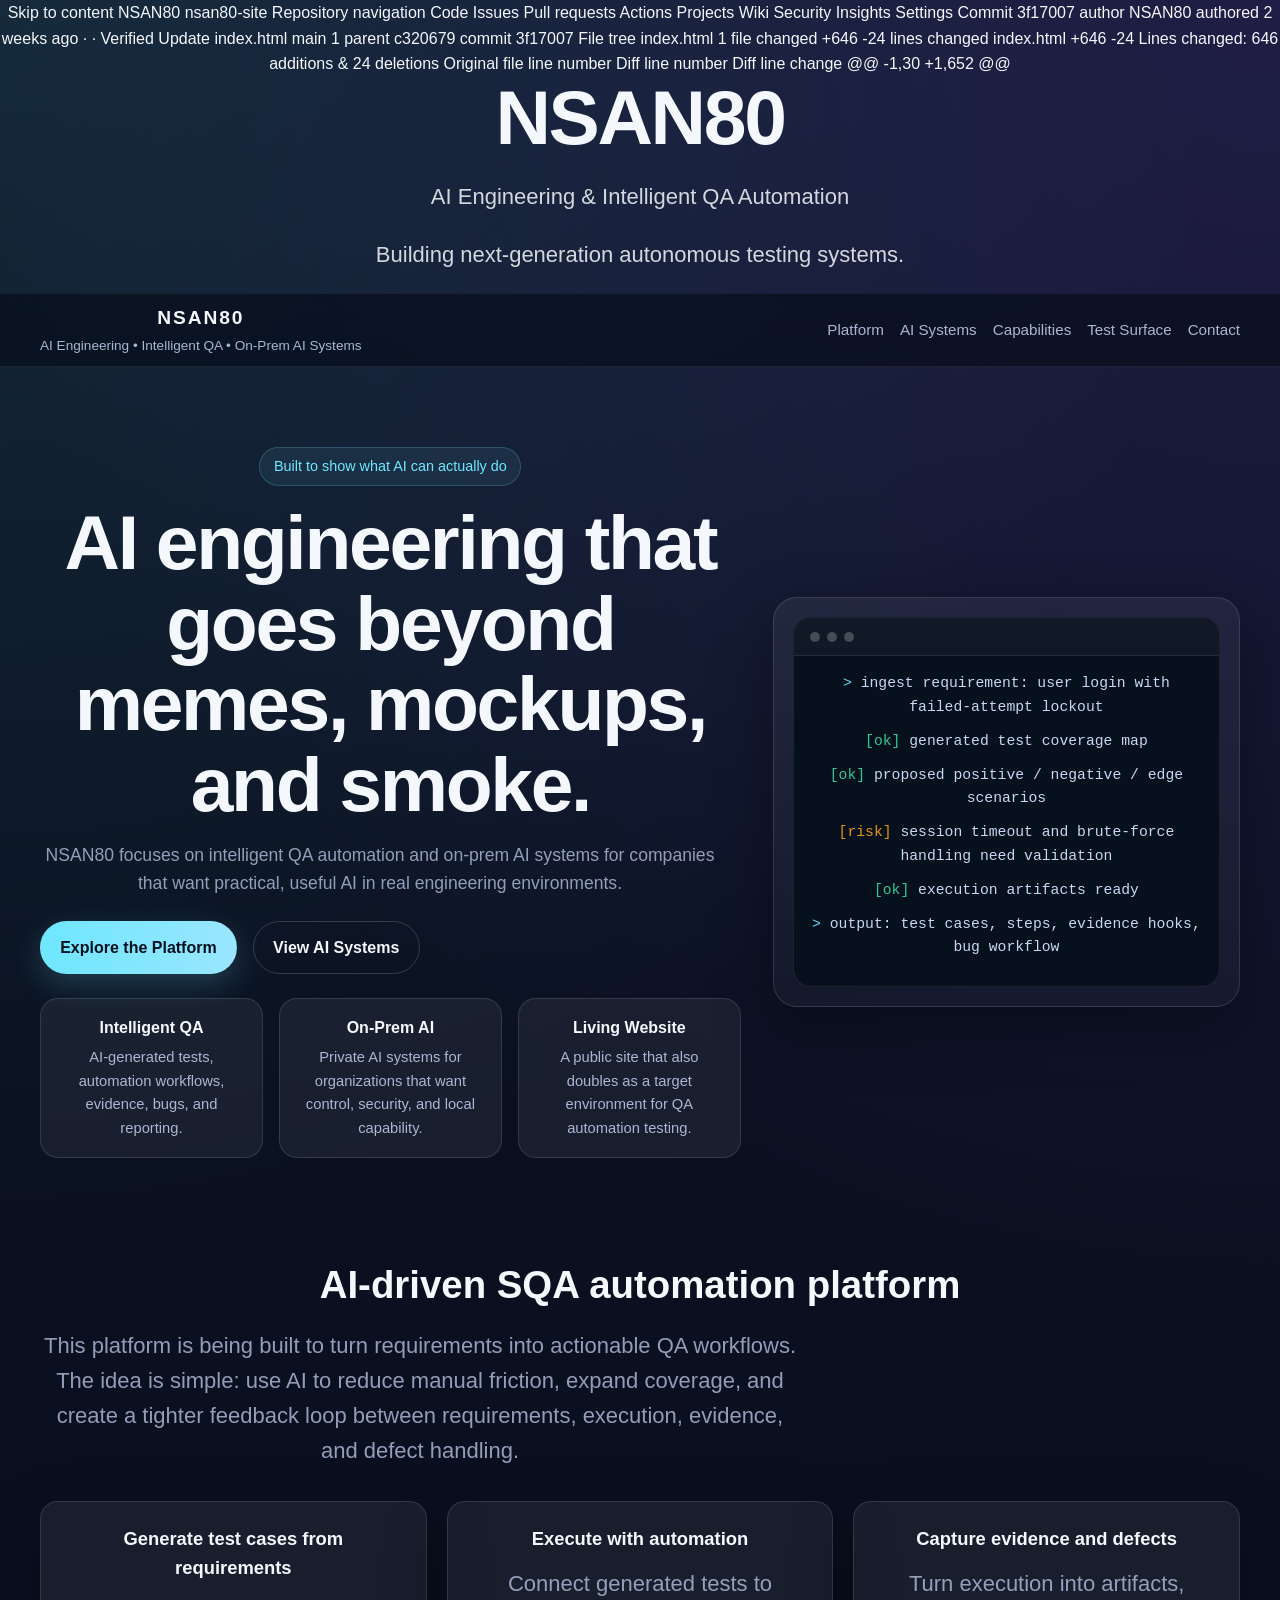
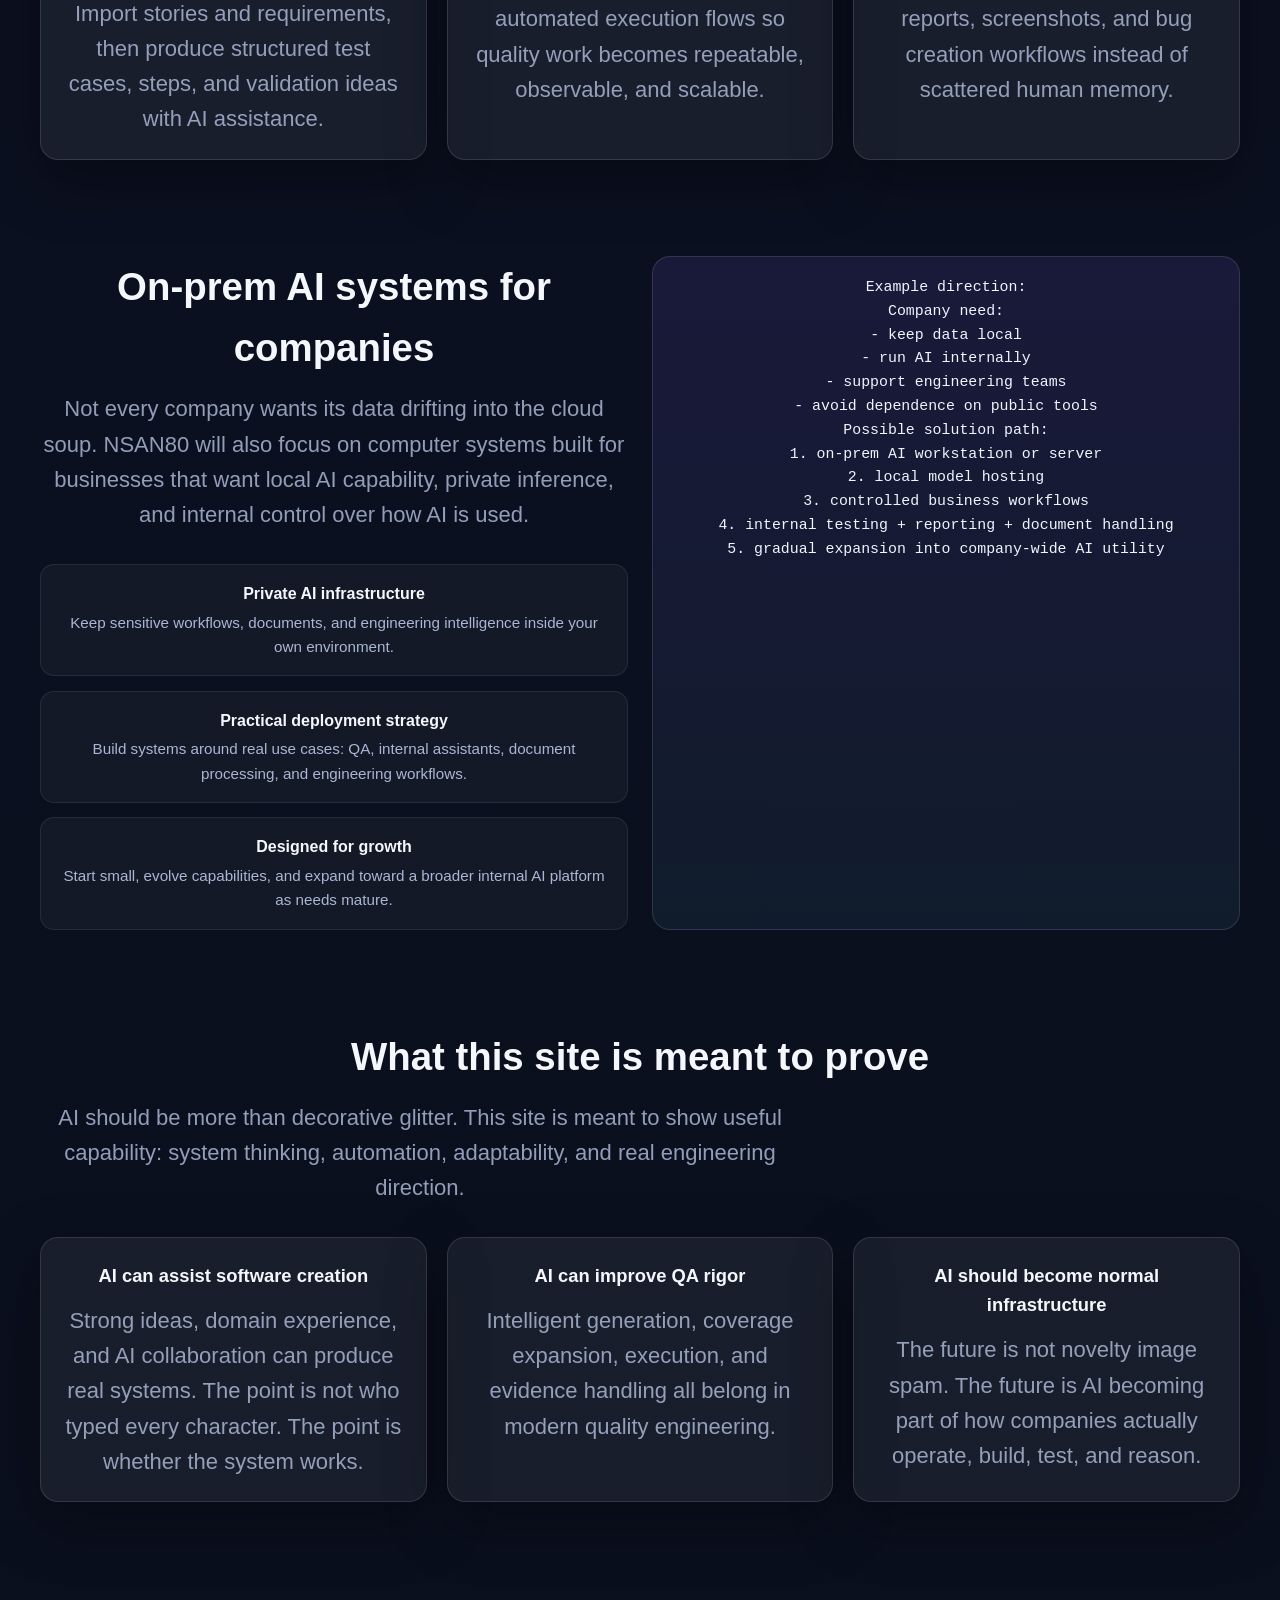
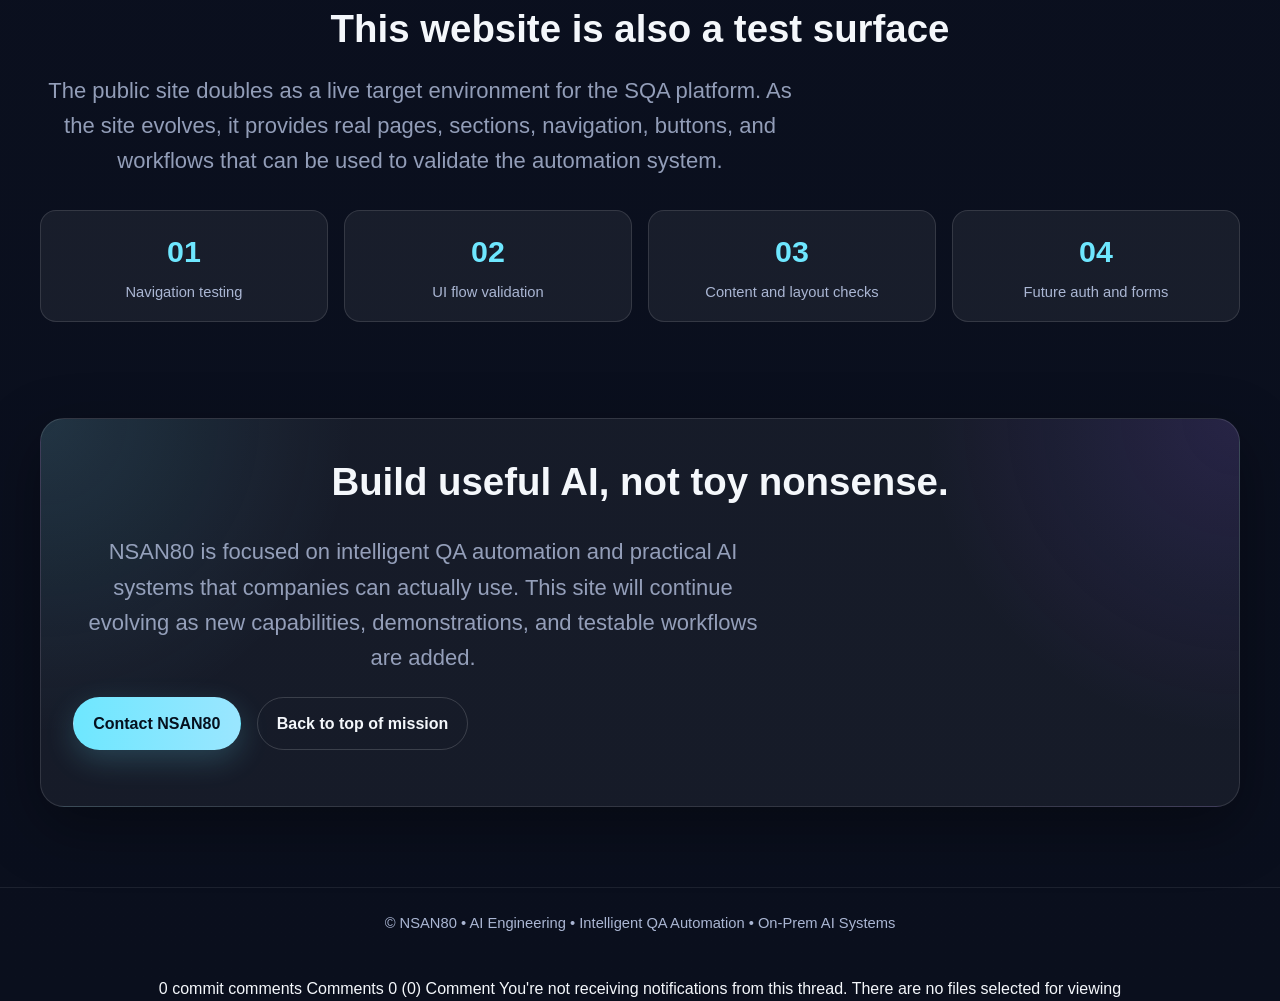
<file: index.html>
Skip to content
NSAN80
nsan80-site
Repository navigation
Code
Issues
Pull requests
Actions
Projects
Wiki
Security
Insights
Settings
Commit 3f17007
author
NSAN80
authored
2 weeks ago
·
·
Verified
Update index.html
main
1 parent 
c320679
 commit 
3f17007
File tree

index.html
1 file changed
+646
-24
lines changed

 
‎index.html‎
+646
-24
Lines changed: 646 additions & 24 deletions
Original file line number	Diff line number	Diff line change
@@ -1,30 +1,652 @@
<!DOCTYPE html>
<html>
<html lang="en">
<head>
<meta charset="UTF-8">
<title>NSAN80</title>
<style>
body{
    background:#0f1116;
    color:white;
    font-family:Arial,Helvetica,sans-serif;
    text-align:center;
    margin-top:18%;
}
h1{
    font-size:56px;
    letter-spacing:3px;
}
p{
    font-size:22px;
    opacity:0.85;
}
</style>
  <meta charset="UTF-8" />
  <meta name="viewport" content="width=device-width, initial-scale=1.0" />
  <title>NSAN80 | AI Engineering & Intelligent QA Automation</title>
  <meta
    name="description"
    content="NSAN80 builds AI-driven QA automation platforms and on-prem AI systems for companies ready to make AI useful."
  />
  <style>
    :root {
      --bg: #0b1020;
      --bg-soft: #121933;
      --panel: rgba(255, 255, 255, 0.06);
      --panel-border: rgba(255, 255, 255, 0.12);
      --text: #f4f7fb;
      --muted: #aab6d3;
      --accent: #6ee7ff;
      --accent-2: #8b5cf6;
      --success: #34d399;
      --warning: #f59e0b;
      --max: 1200px;
      --radius: 18px;
      --shadow: 0 20px 60px rgba(0, 0, 0, 0.35);
    }
    * {
      box-sizing: border-box;
    }
    html {
      scroll-behavior: smooth;
    }
    body {
      margin: 0;
      font-family: Arial, Helvetica, sans-serif;
      color: var(--text);
      background:
        radial-gradient(circle at top left, rgba(110, 231, 255, 0.12), transparent 28%),
        radial-gradient(circle at top right, rgba(139, 92, 246, 0.18), transparent 30%),
        linear-gradient(180deg, #08101f 0%, #0b1020 40%, #0a0f1d 100%);
      line-height: 1.6;
    }
    a {
      color: inherit;
      text-decoration: none;
    }
    img {
      max-width: 100%;
      display: block;
    }
    .container {
      width: min(var(--max), calc(100% - 2rem));
      margin: 0 auto;
    }
    .topbar {
      position: sticky;
      top: 0;
      z-index: 50;
      backdrop-filter: blur(14px);
      background: rgba(8, 14, 28, 0.72);
      border-bottom: 1px solid rgba(255, 255, 255, 0.08);
    }
    .nav {
      display: flex;
      align-items: center;
      justify-content: space-between;
      gap: 1rem;
      min-height: 72px;
    }
    .brand {
      display: flex;
      flex-direction: column;
      gap: 0.1rem;
    }
    .brand-title {
      font-size: 1.2rem;
      font-weight: 700;
      letter-spacing: 0.12rem;
    }
    .brand-subtitle {
      color: var(--muted);
      font-size: 0.85rem;
    }
    .nav-links {
      display: flex;
      flex-wrap: wrap;
      gap: 1rem;
      align-items: center;
    }
    .nav-links a {
      color: var(--muted);
      font-size: 0.95rem;
    }
    .nav-links a:hover,
    .nav-links a:focus {
      color: var(--text);
    }
    .hero {
      padding: 5rem 0 3rem;
    }
    .hero-grid {
      display: grid;
      grid-template-columns: 1.2fr 0.8fr;
      gap: 2rem;
      align-items: center;
    }
    .eyebrow {
      display: inline-flex;
      align-items: center;
      gap: 0.5rem;
      padding: 0.45rem 0.85rem;
      border: 1px solid rgba(110, 231, 255, 0.2);
      background: rgba(110, 231, 255, 0.08);
      border-radius: 999px;
      color: var(--accent);
      font-size: 0.9rem;
      margin-bottom: 1rem;
    }
    h1 {
      margin: 0 0 1rem;
      font-size: clamp(2.4rem, 6vw, 4.8rem);
      line-height: 1.05;
      letter-spacing: -0.03em;
    }
    .hero p.lead {
      margin: 0 0 1.5rem;
      color: var(--muted);
      font-size: 1.1rem;
      max-width: 680px;
    }
    .hero-actions {
      display: flex;
      flex-wrap: wrap;
      gap: 1rem;
      margin-bottom: 1.5rem;
    }
    .button {
      display: inline-flex;
      align-items: center;
      justify-content: center;
      min-height: 48px;
      padding: 0.8rem 1.2rem;
      border-radius: 999px;
      font-weight: 700;
      border: 1px solid transparent;
      transition: 0.2s ease;
      cursor: pointer;
    }
    .button-primary {
      background: linear-gradient(90deg, var(--accent), #9ae6ff);
      color: #05111f;
      box-shadow: 0 10px 30px rgba(110, 231, 255, 0.2);
    }
    .button-primary:hover,
    .button-primary:focus {
      transform: translateY(-1px);
    }
    .button-secondary {
      background: transparent;
      border-color: rgba(255, 255, 255, 0.16);
      color: var(--text);
    }
    .button-secondary:hover,
    .button-secondary:focus {
      background: rgba(255, 255, 255, 0.05);
    }
    .hero-points {
      display: grid;
      grid-template-columns: repeat(3, 1fr);
      gap: 1rem;
      margin-top: 1.5rem;
    }
    .point {
      padding: 1rem;
      border: 1px solid var(--panel-border);
      background: var(--panel);
      border-radius: var(--radius);
    }
    .point strong {
      display: block;
      font-size: 1rem;
      margin-bottom: 0.35rem;
    }
    .point span {
      color: var(--muted);
      font-size: 0.92rem;
    }
    .hero-panel {
      padding: 1.2rem;
      border: 1px solid var(--panel-border);
      background: linear-gradient(180deg, rgba(255,255,255,0.06), rgba(255,255,255,0.03));
      border-radius: 24px;
      box-shadow: var(--shadow);
    }
    .panel-window {
      border: 1px solid rgba(255, 255, 255, 0.08);
      background: #07101d;
      border-radius: 18px;
      overflow: hidden;
    }
    .panel-top {
      display: flex;
      gap: 0.45rem;
      padding: 0.85rem 1rem;
      background: rgba(255,255,255,0.04);
      border-bottom: 1px solid rgba(255,255,255,0.08);
    }
    .dot {
      width: 10px;
      height: 10px;
      border-radius: 50%;
      background: rgba(255,255,255,0.22);
    }
    .panel-body {
      padding: 1rem;
      font-family: "Courier New", monospace;
      font-size: 0.92rem;
      color: #d6e3ff;
    }
    .code-line {
      margin: 0 0 0.65rem;
      opacity: 0.94;
    }
    .ok { color: var(--success); }
    .warn { color: var(--warning); }
    .accent { color: var(--accent); }
    section {
      padding: 3rem 0;
    }
    .section-title {
      font-size: clamp(1.8rem, 3vw, 2.8rem);
      margin: 0 0 0.8rem;
    }
    .section-text {
      color: var(--muted);
      max-width: 760px;
      margin: 0 0 2rem;
    }
    .cards {
      display: grid;
      grid-template-columns: repeat(3, 1fr);
      gap: 1.25rem;
    }
    .card {
      padding: 1.4rem;
      border-radius: var(--radius);
      border: 1px solid var(--panel-border);
      background: var(--panel);
      box-shadow: var(--shadow);
    }
    .card h3 {
      margin-top: 0;
      margin-bottom: 0.8rem;
      font-size: 1.15rem;
    }
    .card p {
      margin: 0;
      color: var(--muted);
    }
    .split {
      display: grid;
      grid-template-columns: 1fr 1fr;
      gap: 1.5rem;
    }
    .feature-list {
      display: grid;
      gap: 0.9rem;
      margin-top: 1.2rem;
    }
    .feature {
      padding: 1rem;
      border-radius: 14px;
      background: rgba(255,255,255,0.04);
      border: 1px solid rgba(255,255,255,0.08);
    }
    .feature strong {
      display: block;
      margin-bottom: 0.25rem;
    }
    .feature span {
      color: var(--muted);
      font-size: 0.95rem;
    }
    .demo-box {
      padding: 1.2rem;
      border-radius: 18px;
      background: linear-gradient(180deg, rgba(139, 92, 246, 0.12), rgba(110, 231, 255, 0.06));
      border: 1px solid rgba(255,255,255,0.12);
    }
    .demo-box pre {
      white-space: pre-wrap;
      font-family: "Courier New", monospace;
      margin: 0;
      color: #eef5ff;
      font-size: 0.93rem;
    }
    .test-grid {
      display: grid;
      grid-template-columns: repeat(4, 1fr);
      gap: 1rem;
    }
    .test-item {
      padding: 1rem;
      border-radius: 16px;
      background: var(--panel);
      border: 1px solid var(--panel-border);
      text-align: center;
    }
    .test-item strong {
      display: block;
      font-size: 1.9rem;
      margin-bottom: 0.35rem;
      color: var(--accent);
    }
    .test-item span {
      color: var(--muted);
      font-size: 0.92rem;
    }
    .cta {
      padding-bottom: 5rem;
    }
    .cta-box {
      padding: 2rem;
      border-radius: 24px;
      background:
        radial-gradient(circle at left top, rgba(110, 231, 255, 0.12), transparent 25%),
        radial-gradient(circle at right top, rgba(139, 92, 246, 0.14), transparent 25%),
        rgba(255,255,255,0.05);
      border: 1px solid rgba(255,255,255,0.12);
      box-shadow: var(--shadow);
    }
    .cta-box p {
      color: var(--muted);
      max-width: 700px;
    }
    footer {
      border-top: 1px solid rgba(255,255,255,0.08);
      padding: 1.5rem 0 2.5rem;
      color: var(--muted);
      font-size: 0.92rem;
    }
    @media (max-width: 980px) {
      .hero-grid,
      .split,
      .cards,
      .test-grid,
      .hero-points {
        grid-template-columns: 1fr;
      }
      .nav {
        flex-direction: column;
        justify-content: center;
        padding: 0.85rem 0;
      }
      .nav-links {
        justify-content: center;
      }
      .hero {
        padding-top: 3rem;
      }
    }
  </style>
</head>
<body>
<h1>NSAN80</h1>
<p>AI Engineering & Intelligent QA Automation</p>
<p>Building next-generation autonomous testing systems.</p>
  <header class="topbar">
    <div class="container nav">
      <div class="brand">
        <div class="brand-title">NSAN80</div>
        <div class="brand-subtitle">AI Engineering • Intelligent QA • On-Prem AI Systems</div>
      </div>
      <nav class="nav-links" aria-label="Primary navigation">
        <a href="#platform">Platform</a>
        <a href="#systems">AI Systems</a>
        <a href="#proof">Capabilities</a>
        <a href="#testing">Test Surface</a>
        <a href="#contact">Contact</a>
      </nav>
    </div>
  </header>
  <main>
    <section class="hero">
      <div class="container hero-grid">
        <div>
          <div class="eyebrow">Built to show what AI can actually do</div>
          <h1>AI engineering that goes beyond memes, mockups, and smoke.</h1>
          <p class="lead">
            NSAN80 focuses on intelligent QA automation and on-prem AI systems for companies that want practical, useful AI in real engineering environments.
          </p>
          <div class="hero-actions">
            <a class="button button-primary" href="#platform">Explore the Platform</a>
            <a class="button button-secondary" href="#systems">View AI Systems</a>
          </div>
          <div class="hero-points">
            <div class="point">
              <strong>Intelligent QA</strong>
              <span>AI-generated tests, automation workflows, evidence, bugs, and reporting.</span>
            </div>
            <div class="point">
              <strong>On-Prem AI</strong>
              <span>Private AI systems for organizations that want control, security, and local capability.</span>
            </div>
            <div class="point">
              <strong>Living Website</strong>
              <span>A public site that also doubles as a target environment for QA automation testing.</span>
            </div>
          </div>
        </div>
        <div class="hero-panel">
          <div class="panel-window">
            <div class="panel-top">
              <div class="dot"></div>
              <div class="dot"></div>
              <div class="dot"></div>
            </div>
            <div class="panel-body" aria-label="Illustrative AI output">
              <div class="code-line"><span class="accent">&gt;</span> ingest requirement: user login with failed-attempt lockout</div>
              <div class="code-line"><span class="ok">[ok]</span> generated test coverage map</div>
              <div class="code-line"><span class="ok">[ok]</span> proposed positive / negative / edge scenarios</div>
              <div class="code-line"><span class="warn">[risk]</span> session timeout and brute-force handling need validation</div>
              <div class="code-line"><span class="ok">[ok]</span> execution artifacts ready</div>
              <div class="code-line"><span class="accent">&gt;</span> output: test cases, steps, evidence hooks, bug workflow</div>
            </div>
          </div>
        </div>
      </div>
    </section>
    <section id="platform">
      <div class="container">
        <h2 class="section-title">AI-driven SQA automation platform</h2>
        <p class="section-text">
          This platform is being built to turn requirements into actionable QA workflows. The idea is simple: use AI to reduce manual friction, expand coverage, and create a tighter feedback loop between requirements, execution, evidence, and defect handling.
        </p>
        <div class="cards">
          <article class="card">
            <h3>Generate test cases from requirements</h3>
            <p>
              Import stories and requirements, then produce structured test cases, steps, and validation ideas with AI assistance.
            </p>
          </article>
          <article class="card">
            <h3>Execute with automation</h3>
            <p>
              Connect generated tests to automated execution flows so quality work becomes repeatable, observable, and scalable.
            </p>
          </article>
          <article class="card">
            <h3>Capture evidence and defects</h3>
            <p>
              Turn execution into artifacts, reports, screenshots, and bug creation workflows instead of scattered human memory.
            </p>
          </article>
        </div>
      </div>
    </section>
    <section id="systems">
      <div class="container split">
        <div>
          <h2 class="section-title">On-prem AI systems for companies</h2>
          <p class="section-text">
            Not every company wants its data drifting into the cloud soup. NSAN80 will also focus on computer systems built for businesses that want local AI capability, private inference, and internal control over how AI is used.
          </p>
          <div class="feature-list">
            <div class="feature">
              <strong>Private AI infrastructure</strong>
              <span>Keep sensitive workflows, documents, and engineering intelligence inside your own environment.</span>
            </div>
            <div class="feature">
              <strong>Practical deployment strategy</strong>
              <span>Build systems around real use cases: QA, internal assistants, document processing, and engineering workflows.</span>
            </div>
            <div class="feature">
              <strong>Designed for growth</strong>
              <span>Start small, evolve capabilities, and expand toward a broader internal AI platform as needs mature.</span>
            </div>
          </div>
        </div>
        <div class="demo-box" aria-label="Illustrative on-prem AI example">
<pre>Example direction:
Company need:
- keep data local
- run AI internally
- support engineering teams
- avoid dependence on public tools
Possible solution path:
1. on-prem AI workstation or server
2. local model hosting
3. controlled business workflows
4. internal testing + reporting + document handling
5. gradual expansion into company-wide AI utility</pre>
        </div>
      </div>
    </section>
    <section id="proof">
      <div class="container">
        <h2 class="section-title">What this site is meant to prove</h2>
        <p class="section-text">
          AI should be more than decorative glitter. This site is meant to show useful capability: system thinking, automation, adaptability, and real engineering direction.
        </p>
        <div class="cards">
          <article class="card">
            <h3>AI can assist software creation</h3>
            <p>
              Strong ideas, domain experience, and AI collaboration can produce real systems. The point is not who typed every character. The point is whether the system works.
            </p>
          </article>
          <article class="card">
            <h3>AI can improve QA rigor</h3>
            <p>
              Intelligent generation, coverage expansion, execution, and evidence handling all belong in modern quality engineering.
            </p>
          </article>
          <article class="card">
            <h3>AI should become normal infrastructure</h3>
            <p>
              The future is not novelty image spam. The future is AI becoming part of how companies actually operate, build, test, and reason.
            </p>
          </article>
        </div>
      </div>
    </section>
    <section id="testing">
      <div class="container">
        <h2 class="section-title">This website is also a test surface</h2>
        <p class="section-text">
          The public site doubles as a live target environment for the SQA platform. As the site evolves, it provides real pages, sections, navigation, buttons, and workflows that can be used to validate the automation system.
        </p>
        <div class="test-grid">
          <div class="test-item">
            <strong>01</strong>
            <span>Navigation testing</span>
          </div>
          <div class="test-item">
            <strong>02</strong>
            <span>UI flow validation</span>
          </div>
          <div class="test-item">
            <strong>03</strong>
            <span>Content and layout checks</span>
          </div>
          <div class="test-item">
            <strong>04</strong>
            <span>Future auth and forms</span>
          </div>
        </div>
      </div>
    </section>
    <section class="cta" id="contact">
      <div class="container">
        <div class="cta-box">
          <h2 class="section-title">Build useful AI, not toy nonsense.</h2>
          <p>
            NSAN80 is focused on intelligent QA automation and practical AI systems that companies can actually use. This site will continue evolving as new capabilities, demonstrations, and testable workflows are added.
          </p>
          <div class="hero-actions">
            <a class="button button-primary" href="mailto:jeffrey.miller@nsan80.com">Contact NSAN80</a>
            <a class="button button-secondary" href="#platform">Back to top of mission</a>
          </div>
        </div>
      </div>
    </section>
  </main>
  <footer>
    <div class="container">
      © NSAN80 • AI Engineering • Intelligent QA Automation • On-Prem AI Systems
    </div>
  </footer>
</body>
</html>
0 commit comments
Comments
0
 (0)
Comment
You're not receiving notifications from this thread.
There are no files selected for viewing
</file>
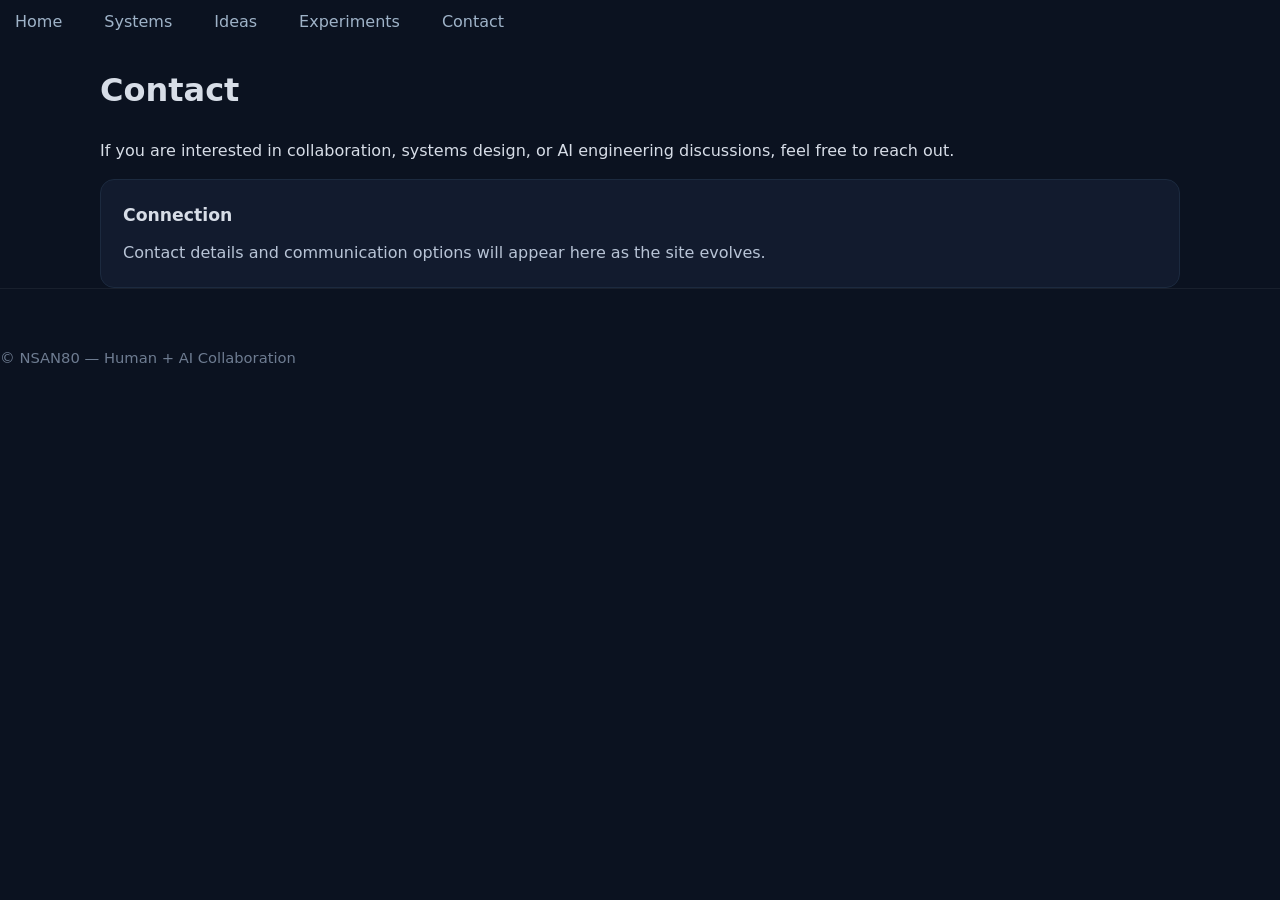
<file: contact.html>
<!DOCTYPE html>
<html lang="en">

<head>
<meta charset="UTF-8">
<meta name="viewport" content="width=device-width, initial-scale=1.0">
<title>Contact — NSAN80</title>
<link rel="stylesheet" href="css/style.css">
</head>

<body>

<nav class="nav">
<a href="index.html">Home</a>
<a href="systems.html">Systems</a>
<a href="ideas.html">Ideas</a>
<a href="experiments.html">Experiments</a>
<a href="contact.html">Contact</a>
</nav>

<div class="container">

<h1>Contact</h1>

<p class="lead">
If you are interested in collaboration, systems design,
or AI engineering discussions, feel free to reach out.
</p>

<div class="card">
<h2>Connection</h2>
<p>
Contact details and communication options will appear here
as the site evolves.
</p>
</div>

</div>

<footer>
<p>© NSAN80 — Human + AI Collaboration</p>
</footer>

</body>
</html>
</file>
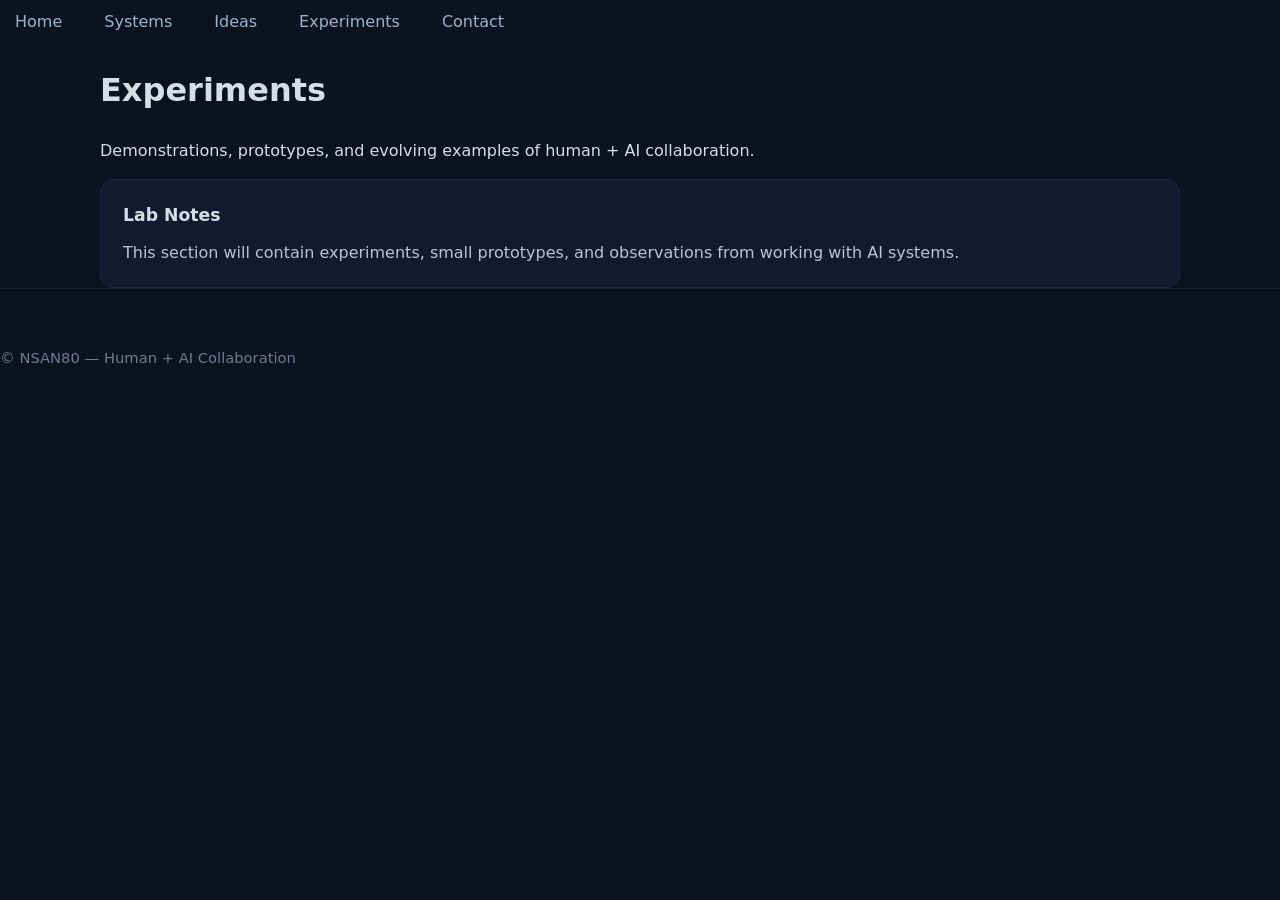
<file: experiments.html>
<!DOCTYPE html>
<html lang="en">

<head>
<meta charset="UTF-8">
<meta name="viewport" content="width=device-width, initial-scale=1.0">
<title>Experiments — NSAN80</title>
<link rel="stylesheet" href="css/style.css">
</head>

<body>

<nav class="nav">
<a href="index.html">Home</a>
<a href="systems.html">Systems</a>
<a href="ideas.html">Ideas</a>
<a href="experiments.html">Experiments</a>
<a href="contact.html">Contact</a>
</nav>

<div class="container">

<h1>Experiments</h1>

<p class="lead">
Demonstrations, prototypes, and evolving examples of
human + AI collaboration.
</p>

<div class="card">
<h2>Lab Notes</h2>
<p>
This section will contain experiments, small prototypes,
and observations from working with AI systems.
</p>
</div>

</div>

<footer>
<p>© NSAN80 — Human + AI Collaboration</p>
</footer>

</body>
</html>
</file>
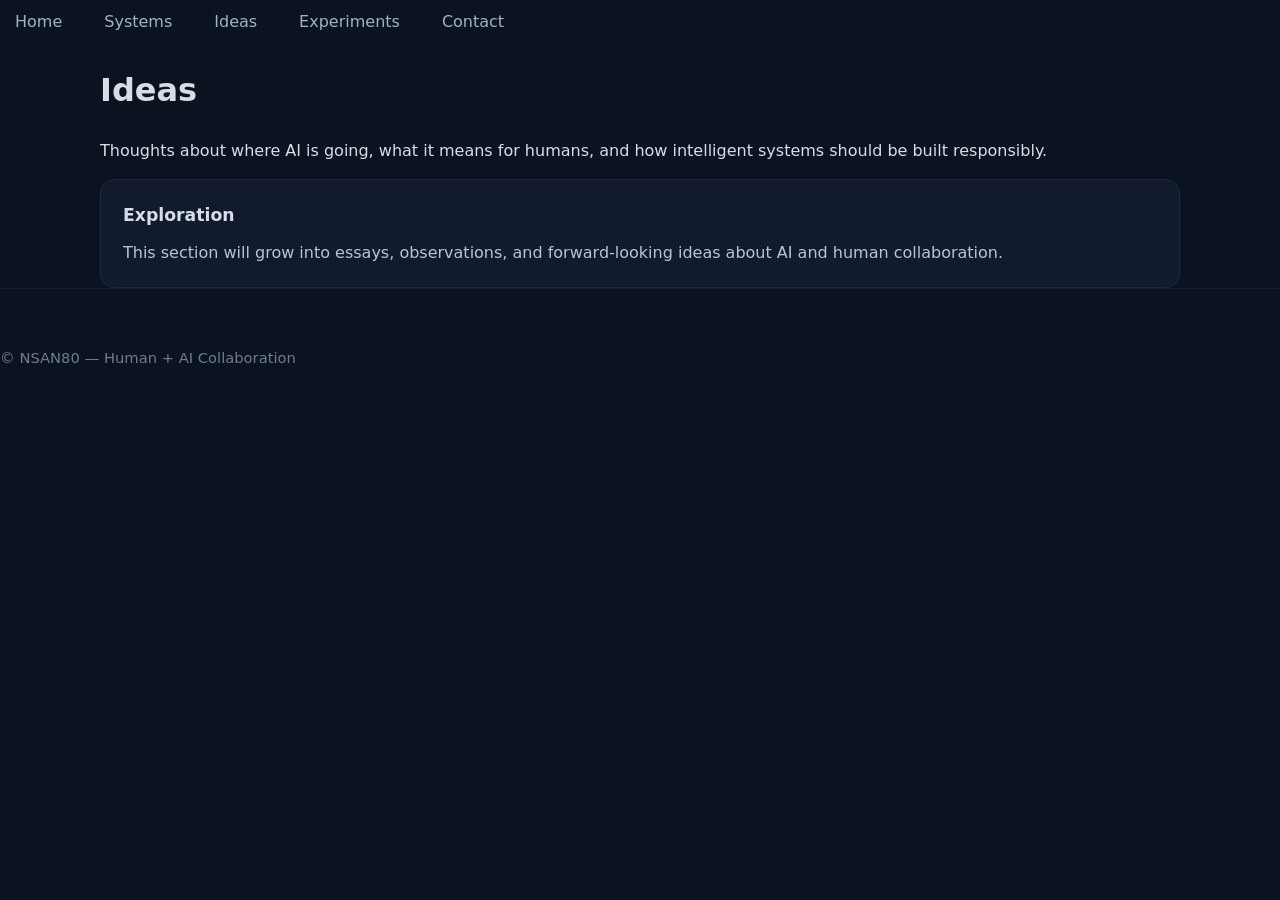
<file: ideas.html>
<!DOCTYPE html>
<html lang="en">

<head>
<meta charset="UTF-8">
<meta name="viewport" content="width=device-width, initial-scale=1.0">
<title>Ideas — NSAN80</title>
<link rel="stylesheet" href="css/style.css">
</head>

<body>

<nav class="nav">
<a href="index.html">Home</a>
<a href="systems.html">Systems</a>
<a href="ideas.html">Ideas</a>
<a href="experiments.html">Experiments</a>
<a href="contact.html">Contact</a>
</nav>

<div class="container">

<h1>Ideas</h1>

<p class="lead">
Thoughts about where AI is going, what it means for humans,
and how intelligent systems should be built responsibly.
</p>

<div class="card">
<h2>Exploration</h2>
<p>
This section will grow into essays, observations,
and forward-looking ideas about AI and human collaboration.
</p>
</div>

</div>

<footer>
<p>© NSAN80 — Human + AI Collaboration</p>
</footer>

</body>
</html>
</file>
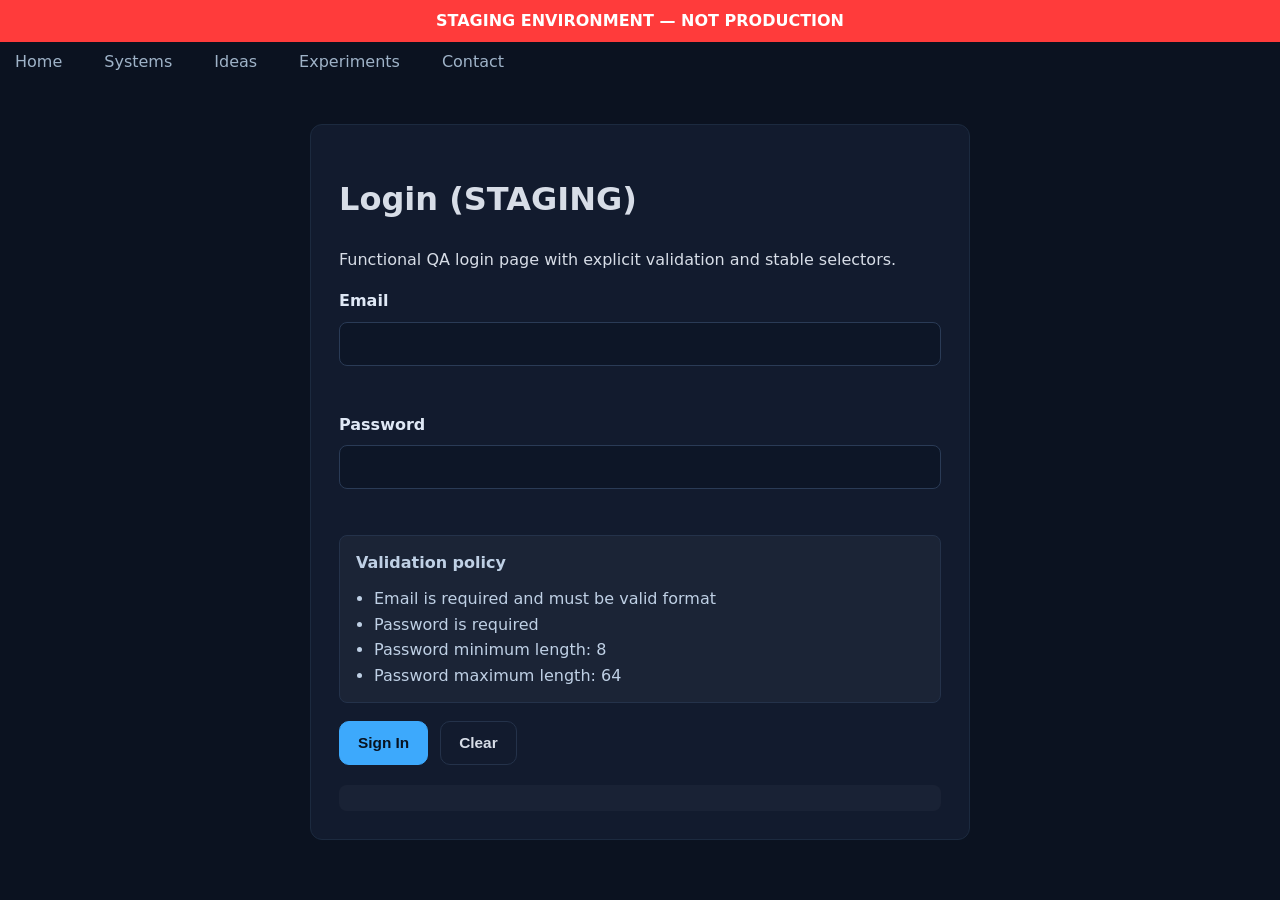
<file: login.html>
<!DOCTYPE html>
<html lang="en">

<head>
  <meta charset="UTF-8">
  <meta name="viewport" content="width=device-width, initial-scale=1.0">
  <title>Login (STAGING) — NSAN80</title>
  <meta name="description" content="NSAN80 staging login test page">
  <link rel="stylesheet" href="css/style.css">
</head>

<body>
  
  <div style="position:fixed;top:0;left:0;width:100%;
            background:#ff3b3b;color:#fff;
            text-align:center;font-weight:bold;
            padding:8px;z-index:9999;">
  STAGING ENVIRONMENT — NOT PRODUCTION
</div>

<script>
  document.body.style.paddingTop = "40px";
</script>  

  <nav class="nav">
    <a href="index.html" data-testid="nav-home">Home</a>
    <a href="systems.html" data-testid="nav-systems">Systems</a>
    <a href="ideas.html" data-testid="nav-ideas">Ideas</a>
    <a href="experiments.html" data-testid="nav-experiments">Experiments</a>
    <a href="contact.html" data-testid="nav-contact">Contact</a>
  </nav>

  <div class="container auth-container">
    <div class="auth-card" data-testid="login-card">
      <h1>Login (STAGING)</h1>

      <p class="lead">
        Functional QA login page with explicit validation and stable selectors.
      </p>

      <form id="loginForm" novalidate data-testid="login-form">
        <div class="form-row">
          <label for="email">Email</label>
          <input
            id="email"
            name="email"
            type="email"
            autocomplete="username"
            inputmode="email"
            required
            minlength="6"
            maxlength="100"
            data-testid="login-email"
          >
          <div class="field-message" id="emailError" data-testid="login-email-error" aria-live="polite"></div>
        </div>

        <div class="form-row">
          <label for="password">Password</label>
          <input
            id="password"
            name="password"
            type="password"
            autocomplete="current-password"
            required
            minlength="8"
            maxlength="64"
            data-testid="login-password"
          >
          <div class="field-message" id="passwordError" data-testid="login-password-error" aria-live="polite"></div>
        </div>

        <div class="rules-box" data-testid="login-rules">
          <strong>Validation policy</strong>
          <ul>
            <li>Email is required and must be valid format</li>
            <li>Password is required</li>
            <li>Password minimum length: 8</li>
            <li>Password maximum length: 64</li>
          </ul>
        </div>

        <div class="button-row">
          <button type="submit" class="primary-button" data-testid="login-submit">
            Sign In
          </button>
          <button type="button" class="secondary-button" id="clearButton" data-testid="login-clear">
            Clear
          </button>
        </div>

        <div class="status-box" id="formStatus" data-testid="login-status" aria-live="polite"></div>
      </form>
    </div>
  </div>

  <script src="js/login.js"></script>
</body>

</html>
</file>
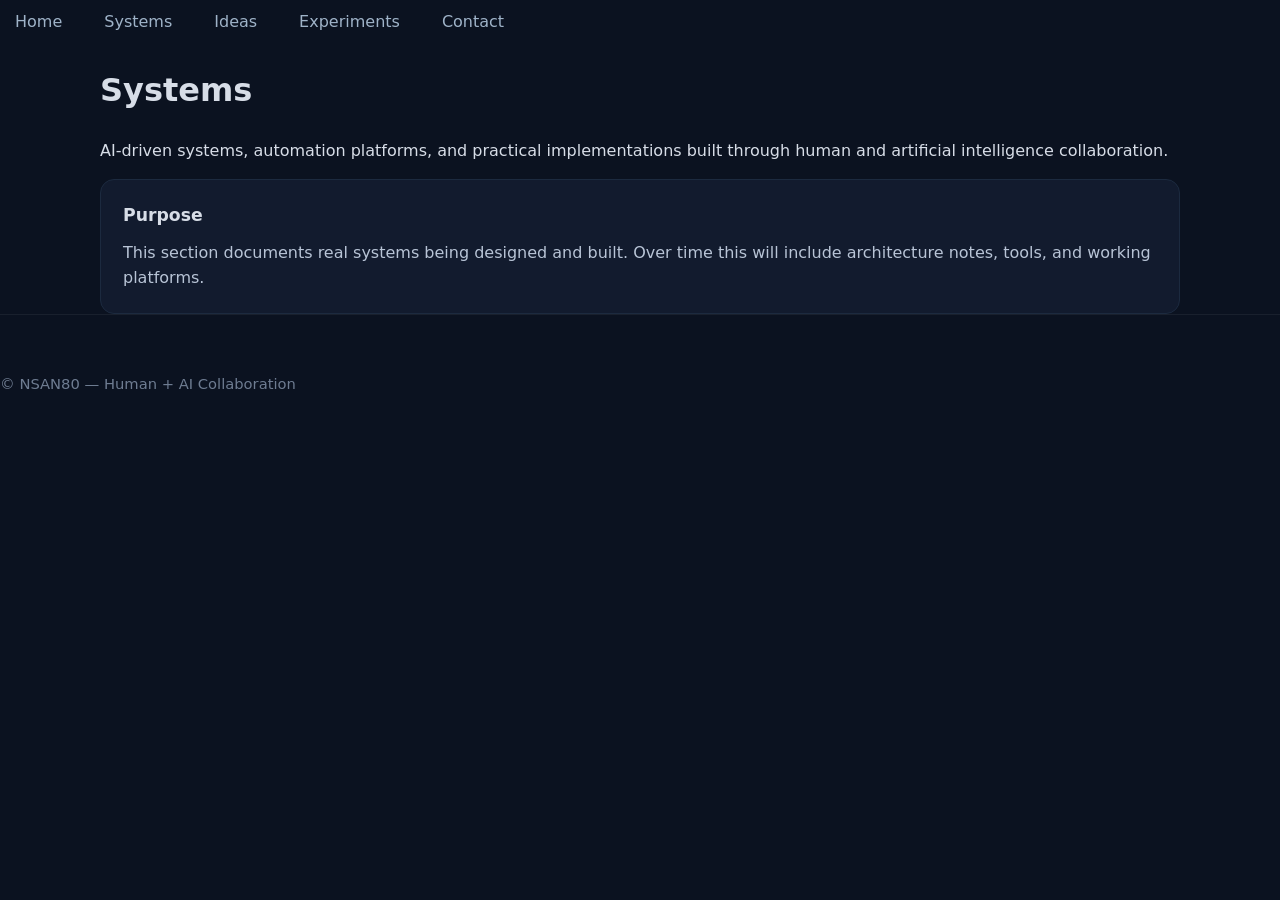
<file: systems.html>
<!DOCTYPE html>
<html lang="en">

<head>
<meta charset="UTF-8">
<meta name="viewport" content="width=device-width, initial-scale=1.0">
<title>Systems — NSAN80</title>
<link rel="stylesheet" href="css/style.css">
</head>

<body>

<nav class="nav">
<a href="index.html">Home</a>
<a href="systems.html">Systems</a>
<a href="ideas.html">Ideas</a>
<a href="experiments.html">Experiments</a>
<a href="contact.html">Contact</a>
</nav>

<div class="container">

<h1>Systems</h1>

<p class="lead">
AI-driven systems, automation platforms, and practical implementations
built through human and artificial intelligence collaboration.
</p>

<div class="card">
<h2>Purpose</h2>
<p>
This section documents real systems being designed and built.
Over time this will include architecture notes, tools, and working platforms.
</p>
</div>

</div>

<footer>
<p>© NSAN80 — Human + AI Collaboration</p>
</footer>

</body>
</html>
</file>
<file: css/style.css>
:root {
    --bg: #0b1220;
    --panel: #121b2e;
    --panel-2: #0f1728;
    --text: #d7dde7;
    --muted: #9fb3c8;
    --muted-2: #b8c4d6;
    --border: #1c2a3f;
    --border-2: #24324a;
    --accent: #3da9fc;
    --accent-text: #08121f;
    --danger: #ff8f8f;
    --success: #9fe0ba;
}

* {
    box-sizing: border-box;
}

html {
    scroll-behavior: smooth;
}

body {
    margin: 0;
    font-family: system-ui, -apple-system, Segoe UI, Roboto, sans-serif;
    background: var(--bg);
    color: var(--text);
    line-height: 1.6;
}

.container {
    max-width: 1120px;
    margin: 0 auto;
    padding: 0 20px;
}

.section {
    padding: 72px 0;
}

.section + .section {
    border-top: 1px solid rgba(255, 255, 255, 0.04);
}

.section-title {
    margin: 0 0 14px 0;
    font-size: 32px;
    line-height: 1.2;
}

.section-copy {
    max-width: 760px;
    margin: 0 0 28px 0;
    color: var(--muted-2);
    font-size: 1.05rem;
}

.eyebrow {
    display: inline-block;
    margin-bottom: 14px;
    color: var(--accent);
    font-size: 0.82rem;
    font-weight: 700;
    letter-spacing: 0.08em;
    text-transform: uppercase;
}

/* Header / nav */

.site-header {
    position: sticky;
    top: 0;
    z-index: 100;
    background: rgba(11, 18, 32, 0.9);
    backdrop-filter: blur(10px);
    border-bottom: 1px solid rgba(255, 255, 255, 0.06);
}

.header-inner {
    display: flex;
    align-items: center;
    justify-content: space-between;
    gap: 24px;
    min-height: 72px;
}

.site-brand {
    color: var(--text);
    text-decoration: none;
    font-size: 1.05rem;
    font-weight: 700;
    letter-spacing: 0.04em;
}

.site-tagline {
    color: var(--muted);
    font-size: 0.9rem;
    margin-top: 4px;
}

.nav {
    display: flex;
    gap: 12px;
    align-items: center;
    flex-wrap: wrap;
}

.nav a {
    color: var(--muted);
    text-decoration: none;
    padding: 8px 14px;
    border-radius: 999px;
    border: 1px solid transparent;
    transition: color 0.2s ease, border-color 0.2s ease, background 0.2s ease;
}

.nav a:hover {
    color: #ffffff;
    border-color: var(--border);
    background: rgba(255, 255, 255, 0.03);
}

/* Hero */

.hero {
    padding: 88px 0 72px 0;
}

.hero-grid {
    display: grid;
    grid-template-columns: minmax(0, 1.25fr) minmax(280px, 0.75fr);
    gap: 28px;
    align-items: start;
}

.hero-copy {
    max-width: 760px;
}

.hero h1 {
    margin: 0 0 18px 0;
    font-size: clamp(2.2rem, 5vw, 4rem);
    line-height: 1.06;
    letter-spacing: -0.03em;
}

.hero .lead {
    margin: 0 0 14px 0;
    max-width: 760px;
    color: var(--muted-2);
    font-size: 1.12rem;
}

.hero-text {
    margin: 0 0 28px 0;
    max-width: 760px;
    color: var(--muted-2);
    font-size: 1rem;
}

.cta-row {
    display: flex;
    gap: 14px;
    flex-wrap: wrap;
    margin-top: 12px;
}

.cta-primary,
.cta-secondary,
.primary-button,
.secondary-button {
    display: inline-flex;
    align-items: center;
    justify-content: center;
    min-height: 44px;
    padding: 12px 18px;
    border-radius: 10px;
    border: 1px solid var(--border-2);
    text-decoration: none;
    font-size: 0.96rem;
    font-weight: 700;
    transition: transform 0.18s ease, border-color 0.18s ease, box-shadow 0.18s ease, background 0.18s ease;
    cursor: pointer;
}

.cta-primary,
.primary-button {
    background: var(--accent);
    color: var(--accent-text);
    border-color: var(--accent);
}

.cta-primary:hover,
.primary-button:hover {
    transform: translateY(-1px);
    filter: brightness(1.04);
}

.cta-secondary,
.secondary-button {
    background: transparent;
    color: var(--text);
}

.cta-secondary:hover,
.secondary-button:hover {
    border-color: var(--accent);
    color: #ffffff;
    background: rgba(61, 169, 252, 0.08);
}

.hero-aside {
    background: linear-gradient(180deg, rgba(255,255,255,0.03), rgba(255,255,255,0.02));
    border: 1px solid var(--border);
    border-radius: 16px;
    padding: 22px;
}

.hero-aside h2,
.hero-aside h3 {
    margin: 0 0 12px 0;
    font-size: 1.05rem;
}

.hero-aside p,
.hero-aside li {
    color: var(--muted-2);
    font-size: 0.96rem;
}

.hero-aside ul {
    margin: 0;
    padding-left: 18px;
}

/* Product cards / blocks */

.section-grid,
.card-grid {
    display: grid;
    grid-template-columns: repeat(2, minmax(0, 1fr));
    gap: 20px;
}

.feature-card,
.service-card,
.step-card,
.card {
    background: var(--panel);
    border: 1px solid var(--border);
    border-radius: 14px;
    padding: 22px;
}

.feature-card h3,
.service-card h3,
.step-card h3,
.card h3,
.card h2 {
    margin: 0 0 10px 0;
    font-size: 1.08rem;
}

.feature-card p,
.service-card p,
.step-card p,
.card p {
    margin: 0;
    color: var(--muted-2);
}

.card-link {
    text-decoration: none;
    color: inherit;
}

.card:hover,
.card-link .card:hover {
    transform: translateY(-3px);
    border-color: var(--accent);
    box-shadow: 0 12px 30px rgba(0, 0, 0, 0.24);
}

/* Process */

.process-list {
    display: grid;
    grid-template-columns: repeat(5, minmax(0, 1fr));
    gap: 16px;
}

.process-step {
    background: var(--panel);
    border: 1px solid var(--border);
    border-radius: 14px;
    padding: 20px;
}

.process-step-number {
    display: inline-flex;
    align-items: center;
    justify-content: center;
    width: 28px;
    height: 28px;
    border-radius: 999px;
    background: rgba(61, 169, 252, 0.12);
    color: var(--accent);
    font-size: 0.9rem;
    font-weight: 700;
    margin-bottom: 12px;
}

.process-step h3 {
    margin: 0 0 8px 0;
    font-size: 1rem;
}

.process-step p {
    margin: 0;
    color: var(--muted-2);
    font-size: 0.95rem;
}

/* Customer access */

.customer-access {
    background: linear-gradient(180deg, rgba(61,169,252,0.08), rgba(255,255,255,0.02));
    border: 1px solid var(--border);
    border-radius: 16px;
    padding: 24px;
}

.customer-access p {
    margin: 0 0 18px 0;
    color: var(--muted-2);
}

/* Footer */

.site-footer,
footer {
    padding: 42px 0 48px 0;
    border-top: 1px solid rgba(255, 255, 255, 0.06);
    color: #6e7c91;
    font-size: 0.92rem;
}

.footer-inner {
    display: flex;
    justify-content: space-between;
    gap: 20px;
    flex-wrap: wrap;
}

.footer-inner a,
.site-footer a,
footer a {
    color: inherit;
    text-decoration: none;
}

/* Existing auth / login styles — preserved */

.auth-container {
    max-width: 700px;
    margin: 0 auto;
    padding: 40px 20px;
}

.auth-card {
    background: var(--panel);
    border-radius: 12px;
    padding: 28px;
    border: 1px solid var(--border);
}

.form-row {
    display: flex;
    flex-direction: column;
    gap: 8px;
    margin-bottom: 18px;
}

.form-row label {
    font-weight: 600;
    color: #dfe8f5;
}

.form-row input {
    background: #0d1627;
    border: 1px solid #2a3b56;
    color: #e7eef8;
    border-radius: 8px;
    padding: 12px 14px;
    font-size: 16px;
    outline: none;
}

.form-row input:focus {
    border-color: var(--accent);
    box-shadow: 0 0 0 1px rgba(61, 169, 252, 0.2);
}

.field-message {
    min-height: 20px;
    font-size: 14px;
    color: var(--danger);
}

.status-box {
    margin-top: 20px;
    min-height: 24px;
    padding: 12px 14px;
    border-radius: 8px;
    border: 1px solid transparent;
    background: rgba(255, 255, 255, 0.03);
    color: #c9d6e8;
}

.status-box.error {
    border-color: #7a2c2c;
    background: rgba(160, 40, 40, 0.12);
    color: #ffb2b2;
}

.status-box.success {
    border-color: #2d6b4a;
    background: rgba(40, 130, 80, 0.12);
    color: var(--success);
}

.button-row {
    display: flex;
    gap: 12px;
    flex-wrap: wrap;
    margin-top: 18px;
}

.rules-box,
.hint-box {
    margin-top: 18px;
    margin-bottom: 18px;
    padding: 14px 16px;
    border-radius: 8px;
    background: rgba(255, 255, 255, 0.04);
    border: 1px solid var(--border-2);
    color: #bfd0e5;
}

.rules-box ul {
    margin: 10px 0 0 18px;
    padding: 0;
}

.hidden {
    display: none;
}

/* Responsive */

@media (max-width: 980px) {
    .hero-grid,
    .section-grid,
    .card-grid,
    .process-list {
        grid-template-columns: 1fr;
    }

    .hero {
        padding-top: 72px;
    }

    .header-inner,
    .footer-inner {
        align-items: flex-start;
    }
}

@media (max-width: 640px) {
    .container {
        padding-left: 16px;
        padding-right: 16px;
    }

    .section {
        padding: 56px 0;
    }

    .hero h1 {
        font-size: 2.2rem;
    }

    .nav {
        gap: 8px;
    }

    .nav a {
        padding: 7px 10px;
    }
}
</file>
